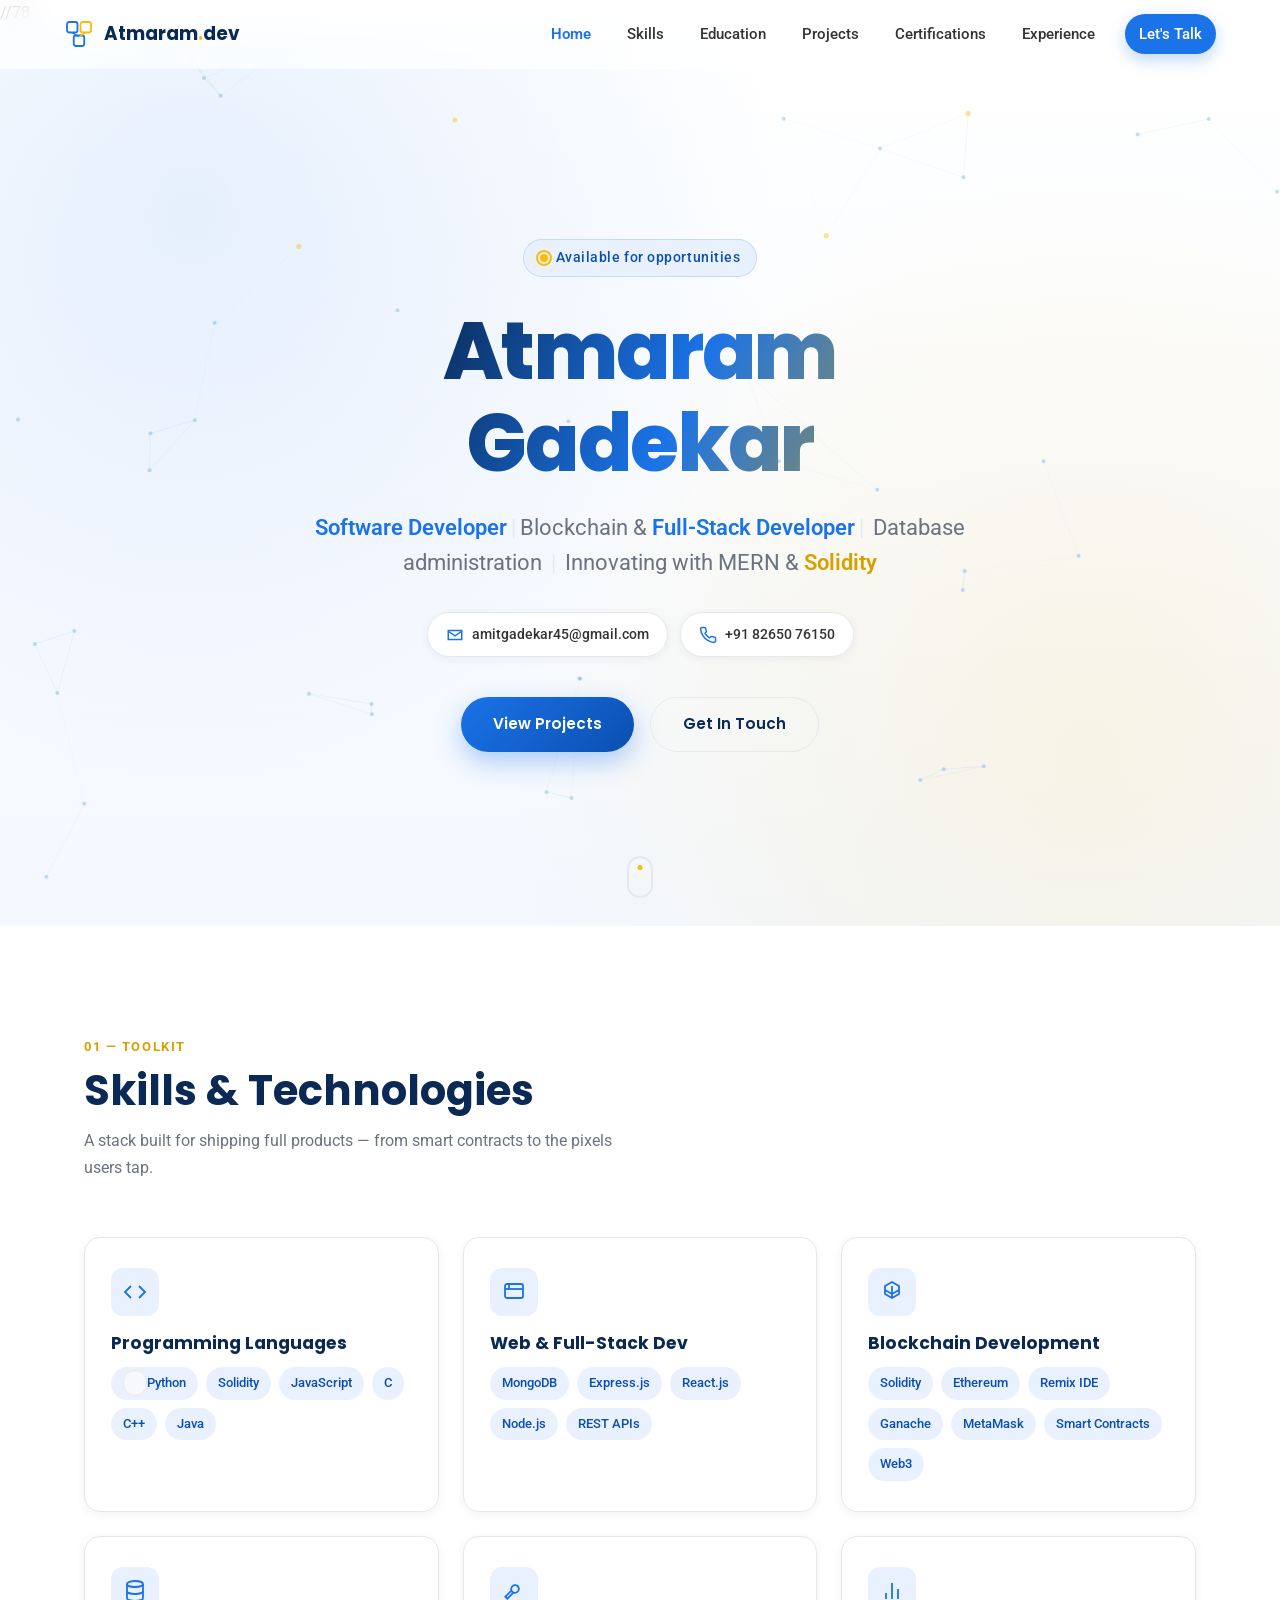
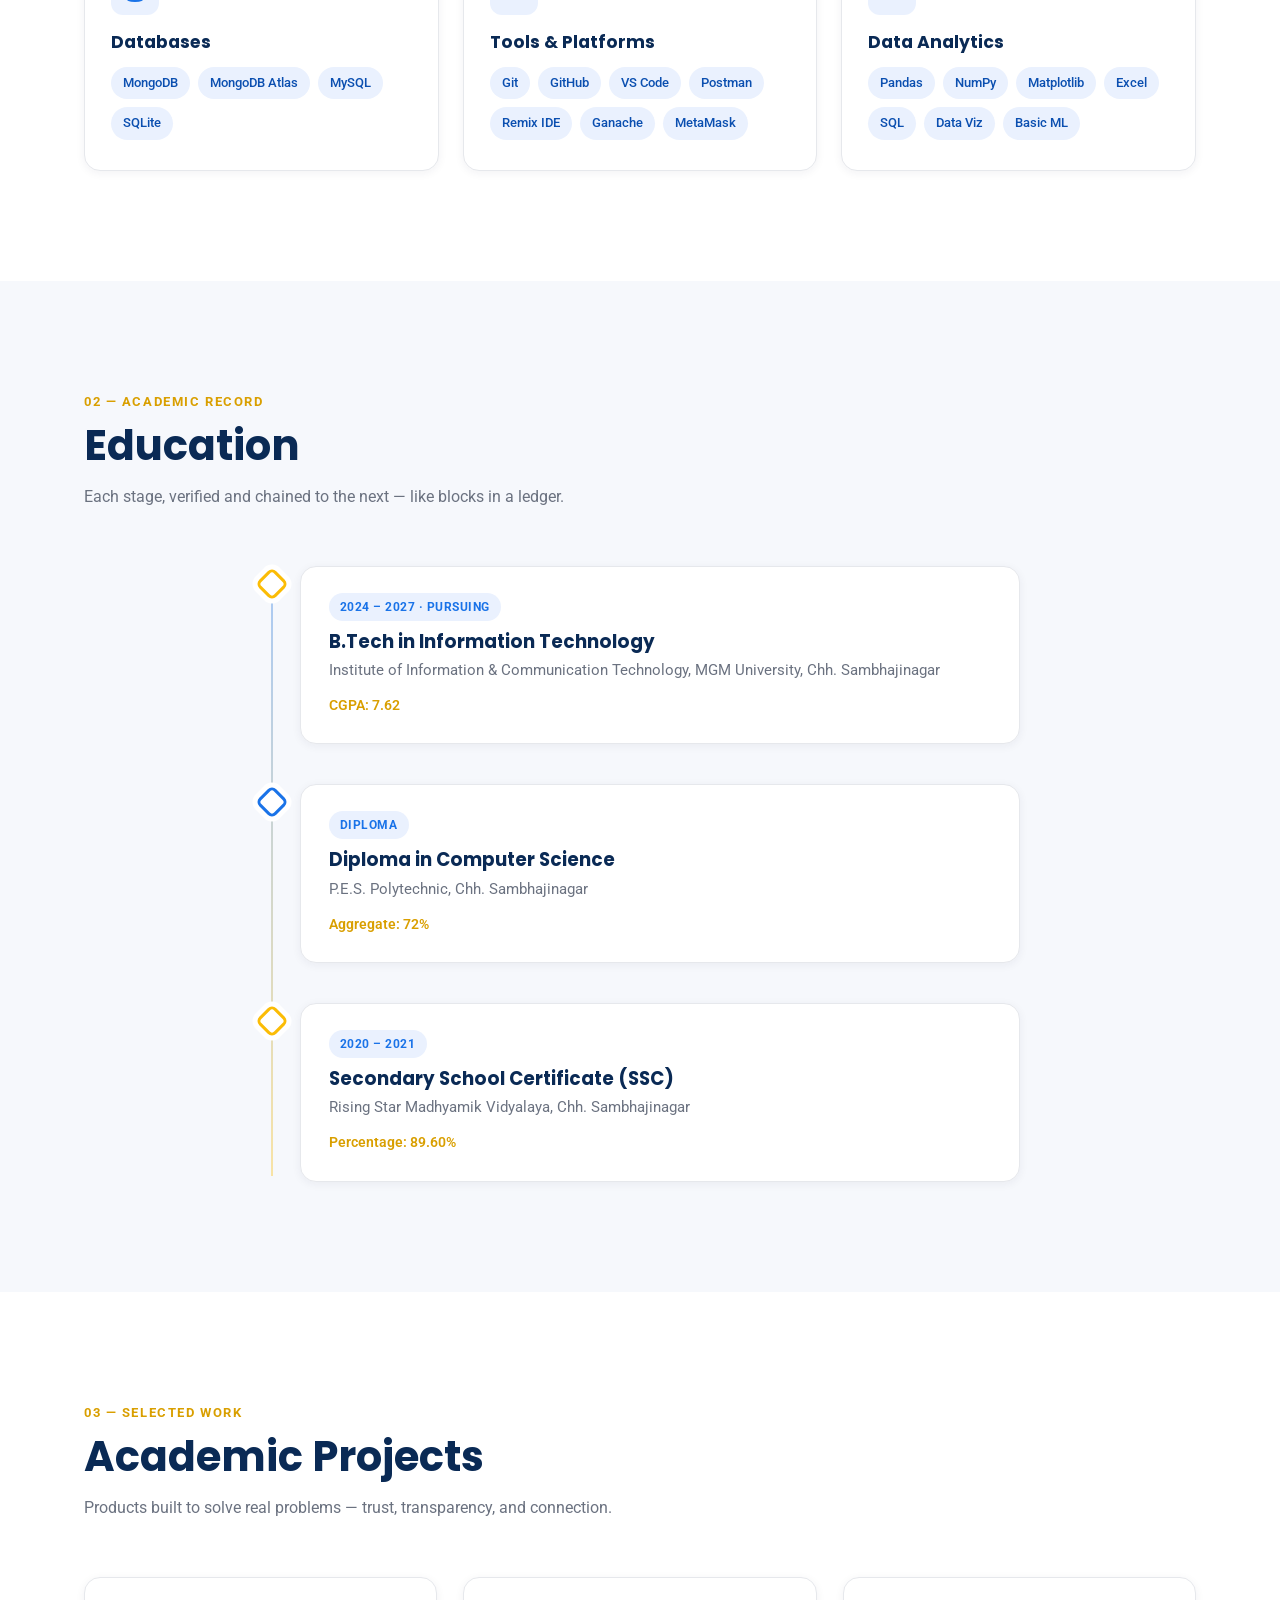
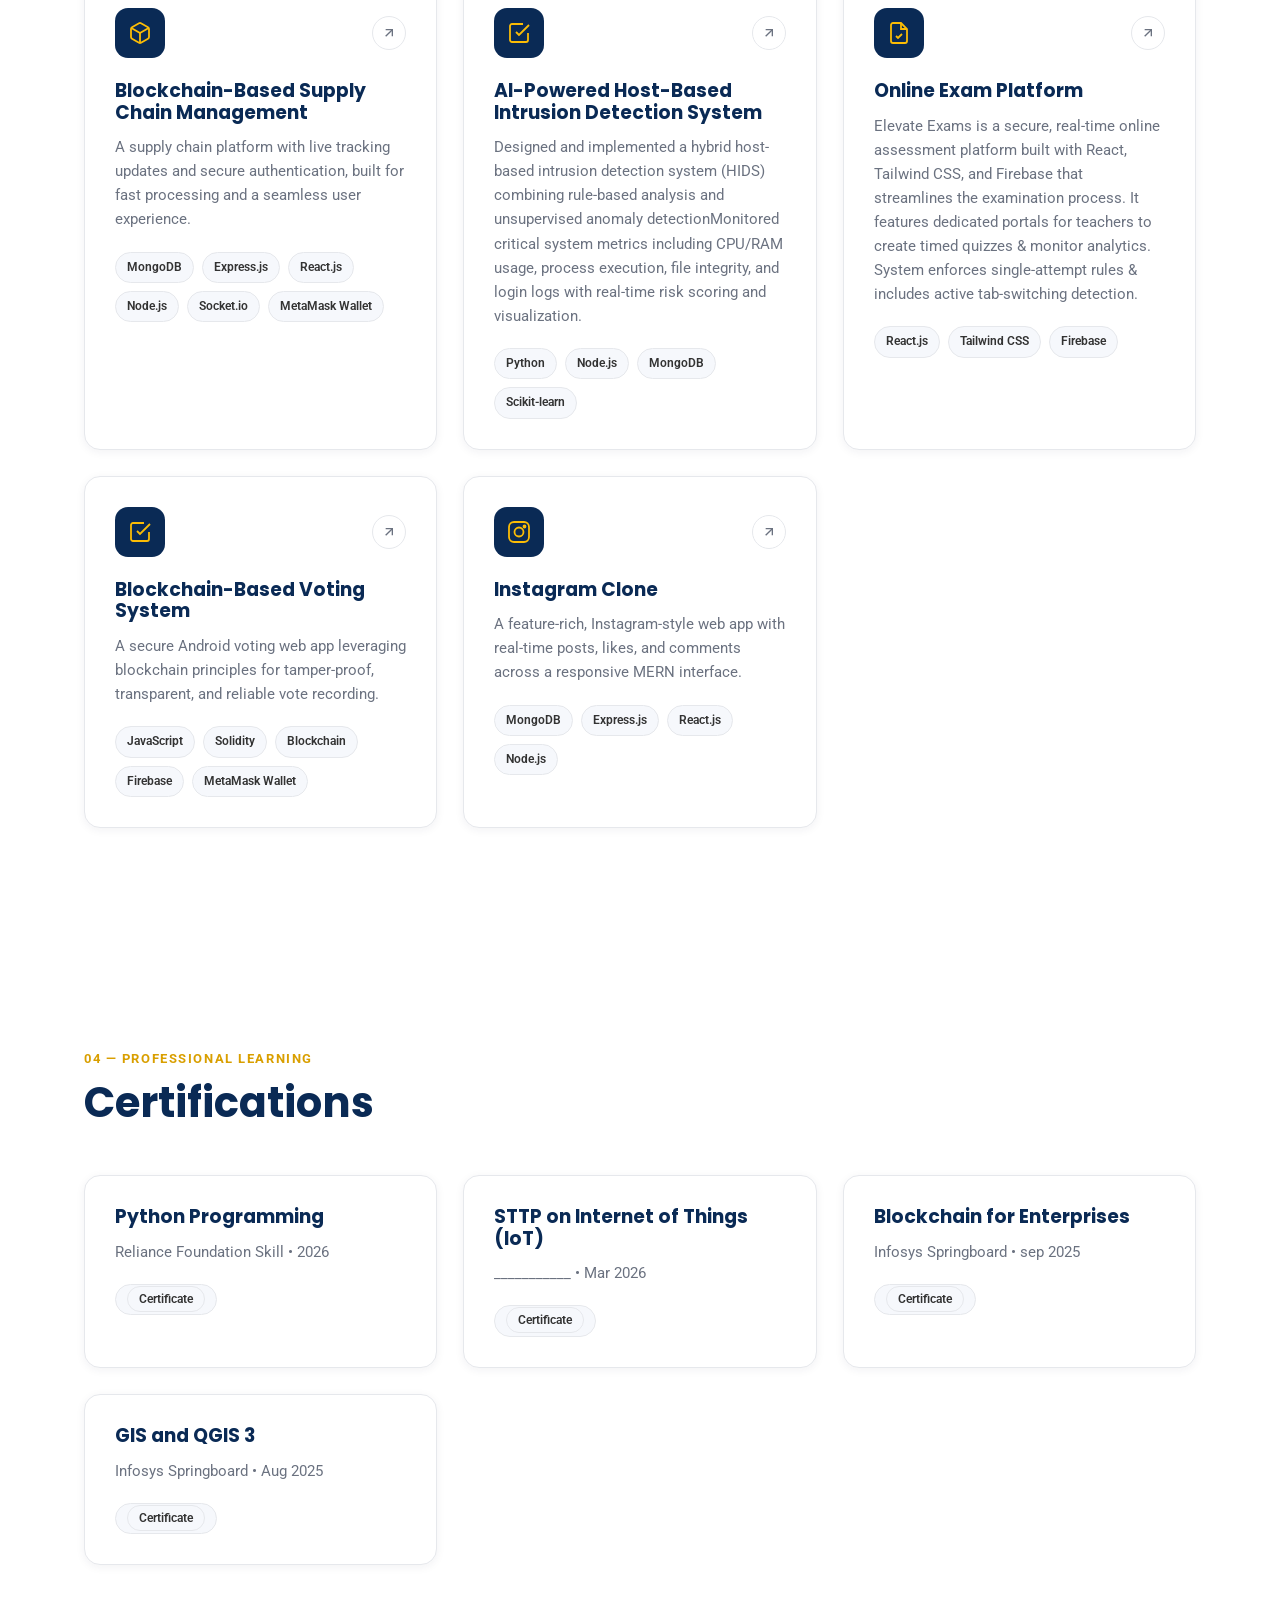
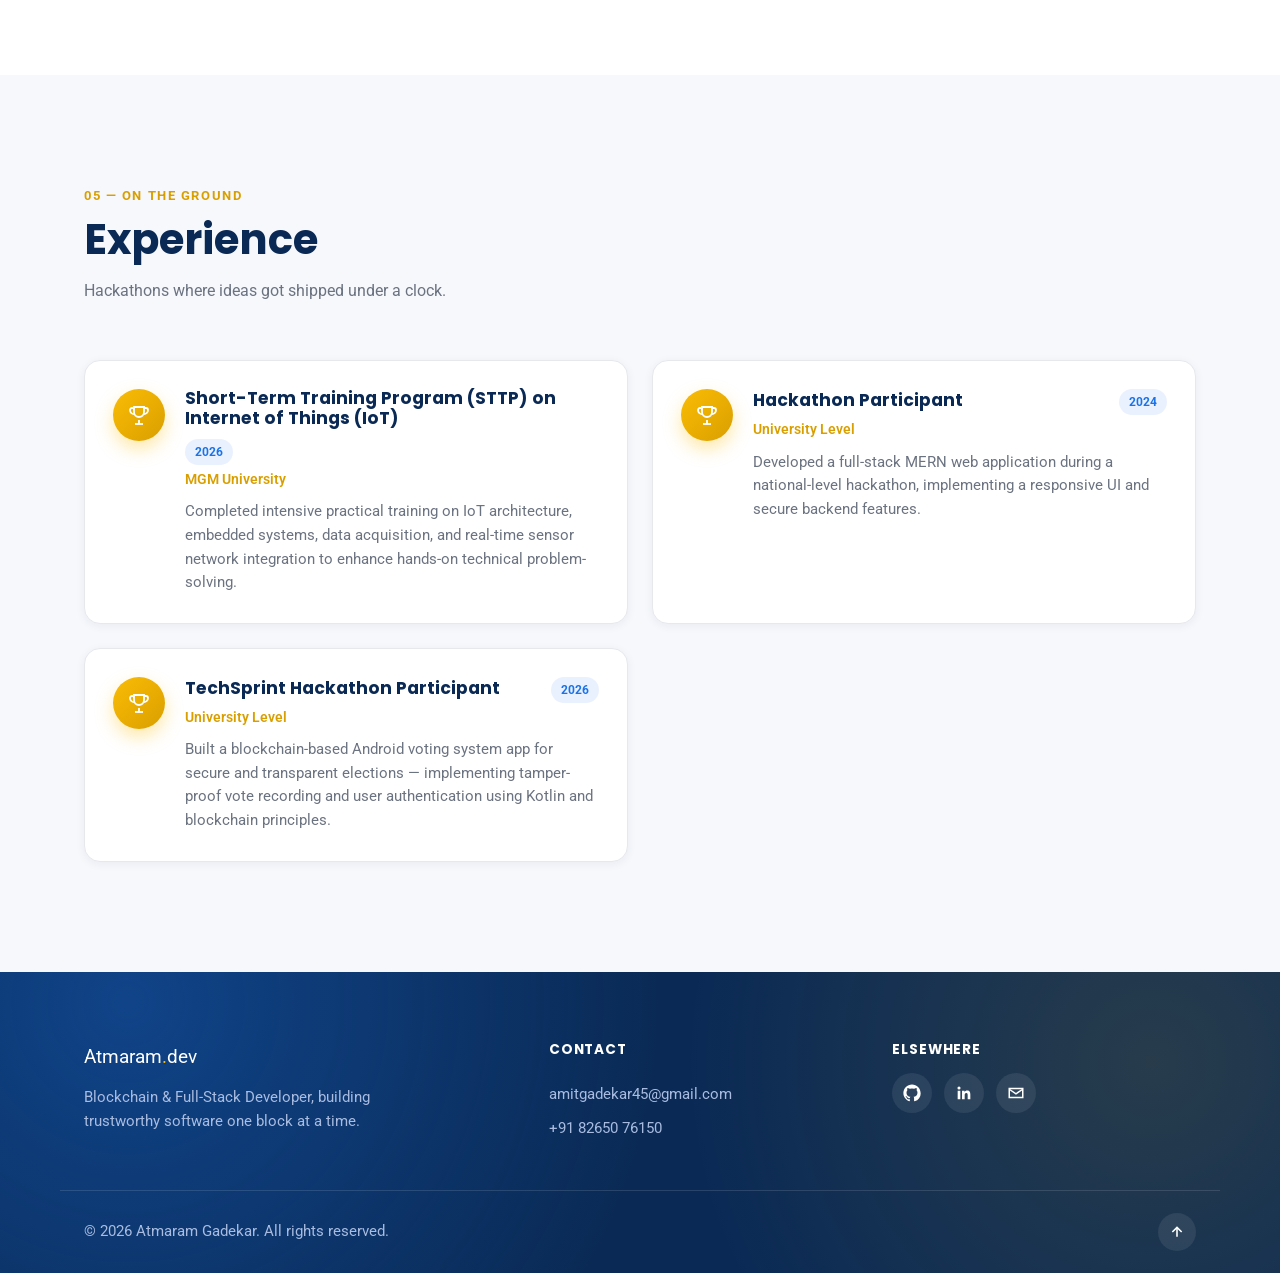
<file: index.html>
<!DOCTYPE html>
<html lang="en">
<head>
<meta charset="UTF-8">
<meta name="viewport" content="width=device-width, initial-scale=1.0">
<title>Atmaram Gadekar | Blockchain & Full-Stack Developer</title>
<meta name="description" content="Portfolio of Atmaram Gadekar — Blockchain & Full-Stack Developer innovating with MERN & Solidity.">
<link rel="preconnect" href="https://fonts.googleapis.com">
<link rel="preconnect" href="https://fonts.gstatic.com" crossorigin>
<link href="https://fonts.googleapis.com/css2?family=Poppins:wght@500;600;700;800&family=Roboto:wght@300;400;500;700&display=swap" rel="stylesheet">
<link rel="stylesheet" href="style.css">
</head>
<body>

<!-- ============ NAVBAR ============ -->
<header class="navbar" id="navbar">
  <div class="nav-inner">
    <a href="#home" class="nav-logo">
      <span class="logo-mark" aria-hidden="true">
        <svg viewBox="0 0 40 40" fill="none" xmlns="http://www.w3.org/2000/svg">
          <rect x="4" y="4" width="14" height="14" rx="3" stroke="currentColor" stroke-width="2.4"/>
          <rect x="22" y="4" width="14" height="14" rx="3" stroke="currentColor" stroke-width="2.4" class="mark-gold"/>
          <rect x="13" y="22" width="14" height="14" rx="3" stroke="currentColor" stroke-width="2.4"/>
          <line x1="11" y1="18" x2="20" y2="24" stroke="currentColor" stroke-width="2"/>
          <line x1="29" y1="18" x2="20" y2="24" stroke="currentColor" stroke-width="2" class="mark-gold"/>
        </svg>
      </span>
      <span class="logo-text">Atmaram<span class="logo-dot">.</span>dev</span>
    </a>

    <nav class="nav-links" id="navLinks">
      <a href="#home" class="nav-link active">Home</a>
      <a href="#skills" class="nav-link">Skills</a>
      <a href="#education" class="nav-link">Education</a>
      <a href="#projects" class="nav-link">Projects</a>
      <a href="#certifications" class="nav-link">Certifications</a>
      <a href="#experience" class="nav-link">Experience</a>
      <a href="#contact" class="nav-link nav-cta">Let's Talk</a>
    </nav>

    <button class="nav-toggle" id="navToggle" aria-label="Toggle navigation menu" aria-expanded="false">
      <span></span><span></span><span></span>
    </button>
  </div>
</header>

<!-- ============ HERO ============ -->//78
<section class="hero" id="home">
  <canvas id="chainCanvas" class="hero-canvas" aria-hidden="true"></canvas>
  <div class="hero-inner">
    <p class="hero-eyebrow"><span class="pulse-dot"></span> Available for opportunities</p>
    <h1 class="hero-name">Atmaram<br>Gadekar</h1>
    <p class="hero-tagline"><span class="hl">Software Developer</span><span class="tagline-sep">|</span>Blockchain &amp;<span class="hl"> Full-Stack Developer</span><span class="tagline-sep">|</span> Database administration <span class="tagline-sep">|</span> Innovating with MERN &amp; <span class="hl hl-gold">Solidity</span></p>

    <div class="hero-contact">
      <a href="mailto:amitgadekar45@gmail.com" class="contact-pill">
        <svg width="18" height="18" viewBox="0 0 24 24" fill="none" stroke="currentColor" stroke-width="2"><path d="M3 6h18v12H3z"/><path d="M3 7l9 6 9-6"/></svg>
        amitgadekar45@gmail.com
      </a>
      <a href="tel:+918265076150" class="contact-pill">
        <svg width="18" height="18" viewBox="0 0 24 24" fill="none" stroke="currentColor" stroke-width="2"><path d="M22 16.9v3a2 2 0 0 1-2.2 2 19.8 19.8 0 0 1-8.6-3.1 19.5 19.5 0 0 1-6-6A19.8 19.8 0 0 1 2.1 4.2 2 2 0 0 1 4.1 2h3a2 2 0 0 1 2 1.7c.1.9.3 1.8.6 2.7a2 2 0 0 1-.5 2.1L8 9.8a16 16 0 0 0 6 6l1.3-1.2a2 2 0 0 1 2.1-.5c.9.3 1.8.5 2.7.6a2 2 0 0 1 1.9 2.2z"/></svg>
        +91 82650 76150
      </a>
    </div>

    <div class="hero-actions">
      <a href="#projects" class="btn btn-primary">View Projects</a>
      <a href="form/index.html" class="btn btn-outline">Get In Touch</a>
    </div>
  </div>
  <a href="#skills" class="scroll-cue" aria-label="Scroll to skills"><span></span></a>
</section>

<!-- ============ SKILLS ============ -->
<section class="section" id="skills">
  <div class="section-inner">
    <p class="section-eyebrow">01 — Toolkit</p>
    <h2 class="section-title">Skills &amp; Technologies</h2>
    <p class="section-sub">A stack built for shipping full products — from smart contracts to the pixels users tap.</p>

    <div class="skills-grid">
      <div class="skill-card">
        <div class="skill-icon">
          <svg viewBox="0 0 24 24" fill="none" stroke="currentColor" stroke-width="1.8"><polyline points="16 18 22 12 16 6"/><polyline points="8 6 2 12 8 18"/></svg>
        </div>
        <h3>Programming Languages</h3>
        <div class="chip-row">
          <span class="chip"><a href="python_certificate.pdf" target="_blank" class="badge badge-primary"></a>Python</span><span class="chip">Solidity</span><span class="chip">JavaScript</span><span class="chip">C</span><span class="chip">C++</span><span class="chip">Java</span>
        </div>
      </div>

      <div class="skill-card">
        <div class="skill-icon">
          <svg viewBox="0 0 24 24" fill="none" stroke="currentColor" stroke-width="1.8"><rect x="3" y="4" width="18" height="14" rx="2"/><line x1="3" y1="9" x2="21" y2="9"/><line x1="7" y1="4" x2="7" y2="9"/></svg>
        </div>
        <h3>Web &amp; Full-Stack Dev</h3>
        <div class="chip-row">
          <span class="chip">MongoDB</span><span class="chip">Express.js</span><span class="chip">React.js</span><span class="chip">Node.js</span><span class="chip">REST APIs</span>
        </div>
      </div>

      <div class="skill-card">
        <div class="skill-icon">
          <svg viewBox="0 0 24 24" fill="none" stroke="currentColor" stroke-width="1.8"><path d="M12 2l7 4v8l-7 4-7-4V6l7-4z"/><path d="M12 6v12"/><path d="M5 10l7 4 7-4"/></svg>
        </div>
        <h3>Blockchain Development</h3>
        <div class="chip-row">
          <span class="chip">Solidity</span><span class="chip">Ethereum</span><span class="chip">Remix IDE</span><span class="chip">Ganache</span><span class="chip">MetaMask</span><span class="chip">Smart Contracts</span><span class="chip">Web3</span>
        </div>
      </div>

      <div class="skill-card">
        <div class="skill-icon">
          <svg viewBox="0 0 24 24" fill="none" stroke="currentColor" stroke-width="1.8"><ellipse cx="12" cy="5" rx="8" ry="3"/><path d="M4 5v14c0 1.7 3.6 3 8 3s8-1.3 8-3V5"/><path d="M4 12c0 1.7 3.6 3 8 3s8-1.3 8-3"/></svg>
        </div>
        <h3>Databases</h3>
        <div class="chip-row">
          <span class="chip">MongoDB</span><span class="chip">MongoDB Atlas</span><span class="chip">MySQL</span><span class="chip">SQLite</span>
        </div>
      </div>

      <div class="skill-card">
        <div class="skill-icon">
          <svg viewBox="0 0 24 24" fill="none" stroke="currentColor" stroke-width="1.8"><path d="M14.7 6.3a4 4 0 1 1-5.4 5.4l-6 6 2 2 6-6a4 4 0 1 1 5.4-5.4z"/></svg>
        </div>
        <h3>Tools &amp; Platforms</h3>
        <div class="chip-row">
          <span class="chip">Git</span><span class="chip">GitHub</span><span class="chip">VS Code</span><span class="chip">Postman</span><span class="chip">Remix IDE</span><span class="chip">Ganache</span><span class="chip">MetaMask</span>
        </div>
      </div>

      <div class="skill-card">
        <div class="skill-icon">
          <svg viewBox="0 0 24 24" fill="none" stroke="currentColor" stroke-width="1.8"><line x1="18" y1="20" x2="18" y2="10"/><line x1="12" y1="20" x2="12" y2="4"/><line x1="6" y1="20" x2="6" y2="14"/></svg>
        </div>
        <h3>Data Analytics</h3>
        <div class="chip-row">
          <span class="chip">Pandas</span><span class="chip">NumPy</span><span class="chip">Matplotlib</span><span class="chip">Excel</span><span class="chip">SQL</span><span class="chip">Data Viz</span><span class="chip">Basic ML</span>
        </div>
      </div>
    </div>
  </div>
</section>

<!-- ============ EDUCATION ============ -->
<section class="section section-alt" id="education">
  <div class="section-inner">
    <p class="section-eyebrow">02 — Academic Record</p>
    <h2 class="section-title">Education</h2>
    <p class="section-sub">Each stage, verified and chained to the next — like blocks in a ledger.</p>

    <div class="timeline">
      <div class="timeline-line" aria-hidden="true"></div>

      <div class="tl-item">
        <div class="tl-node"></div>
        <div class="tl-card">
          <span class="tl-year">2024 – 2027 · Pursuing</span>
          <h3>B.Tech in Information Technology</h3>
          <p class="tl-org">Institute of Information &amp; Communication Technology, MGM University, Chh. Sambhajinagar</p>
          <span class="tl-score">CGPA: 7.62</span>
        </div>
      </div>

      <div class="tl-item">
        <div class="tl-node"></div>
        <div class="tl-card">
          <span class="tl-year">Diploma</span>
          <h3>Diploma in Computer Science</h3>
          <p class="tl-org">P.E.S. Polytechnic, Chh. Sambhajinagar</p>
          <span class="tl-score">Aggregate: 72%</span>
        </div>
      </div>

      <div class="tl-item">
        <div class="tl-node"></div>
        <div class="tl-card">
          <span class="tl-year">2020 – 2021</span>
          <h3>Secondary School Certificate (SSC)</h3>
          <p class="tl-org">Rising Star Madhyamik Vidyalaya, Chh. Sambhajinagar</p>
          <span class="tl-score">Percentage: 89.60%</span>
        </div>
      </div>
    </div>
  </div>
</section>

<!-- ============ PROJECTS ============ -->
<section class="section" id="projects">
  <div class="section-inner">
    <p class="section-eyebrow">03 — Selected Work</p>
    <h2 class="section-title">Academic Projects</h2>
    <p class="section-sub">Products built to solve real problems — trust, transparency, and connection.</p>

    <div class="projects-grid">

      <article class="project-card">
        <div class="project-top">
          <div class="project-glyph">
            <svg viewBox="0 0 24 24" fill="none" stroke="currentColor" stroke-width="1.8"><path d="M21 16V8a2 2 0 0 0-1-1.7l-7-4a2 2 0 0 0-2 0l-7 4A2 2 0 0 0 3 8v8a2 2 0 0 0 1 1.7l7 4a2 2 0 0 0 2 0l7-4A2 2 0 0 0 21 16z"/><polyline points="3.3 7 12 12 20.7 7"/><line x1="12" y1="22" x2="12" y2="12"/></svg>
          </div>
          <a href="https://squarechain.vercel.app/" class="project-link" aria-label="Open project link">
            <svg width="16" height="16" viewBox="0 0 24 24" fill="none" stroke="currentColor" stroke-width="2"><line x1="7" y1="17" x2="17" y2="7"/><polyline points="7 7 17 7 17 17"/></svg>
          </a>
        </div>
        <h3>Blockchain-Based Supply Chain Management</h3>
        <p>A supply chain platform with live tracking updates and secure authentication, built for fast processing and a seamless user experience.</p>
        <div class="chip-row">
          <span class="badge">MongoDB</span><span class="badge">Express.js</span><span class="badge">React.js</span><span class="badge">Node.js</span><span class="badge">Socket.io</span><span class="badge">MetaMask Wallet</span>
        </div>
      </article>

      <article class="project-card">
        <div class="project-top">
          <div class="project-glyph">
            <svg viewBox="0 0 24 24" fill="none" stroke="currentColor" stroke-width="1.8"><path d="M9 11l3 3L22 4"/><path d="M21 12v7a2 2 0 0 1-2 2H5a2 2 0 0 1-2-2V5a2 2 0 0 1 2-2h11"/></svg>
          </div>
          <a href="#" class="project-link" aria-label="Open hackathon demo video">
            <svg width="16" height="16" viewBox="0 0 24 24" fill="none" stroke="currentColor" stroke-width="2"><line x1="7" y1="17" x2="17" y2="7"/><polyline points="7 7 17 7 17 17"/></svg>
          </a>
        </div>
        <h3>AI-Powered Host-Based Intrusion Detection System </h3>
        <p>Designed and implemented a hybrid host-based intrusion detection system (HIDS) combining rule-based
analysis and unsupervised anomaly detectionMonitored critical system metrics including CPU/RAM usage, process execution, file integrity, and login logs
with real-time risk scoring and visualization.
</p>
        <div class="chip-row">
          <span class="badge">Python</span><span class="badge">Node.js</span><span class="badge">MongoDB</span><span class="badge">Scikit-learn</span>
        </div>
      </article>

      <article class="project-card">
        <div class="project-top">
          <div class="project-glyph">
            <svg viewBox="0 0 24 24" fill="none" stroke="currentColor" stroke-width="1.8"><path d="M14 2H6a2 2 0 0 0-2 2v16a2 2 0 0 0 2 2h12a2 2 0 0 0 2-2V8z"/><polyline points="14 2 14 8 20 8"/><path d="M9 15l2 2 4-4"/></svg>
          </div>
          <a href="#" class="project-link" aria-label="Open Online Exam Platform link">
            <svg width="16" height="16" viewBox="0 0 24 24" fill="none" stroke="currentColor" stroke-width="2"><line x1="7" y1="17" x2="17" y2="7"/><polyline points="7 7 17 7 17 17"/></svg>
          </a>
        </div>
        <h3>Online Exam Platform</h3>
        <p>Elevate Exams is a secure, real-time online assessment platform built with React, Tailwind CSS, and Firebase that streamlines the examination process. It features dedicated portals for teachers to create timed quizzes &amp; monitor analytics. System enforces single-attempt rules &amp; includes active tab-switching detection.</p>
        <div class="chip-row">
          <span class="badge">React.js</span><span class="badge">Tailwind CSS</span><span class="badge">Firebase</span>
        </div>
      </article>

      <article class="project-card">
        <div class="project-top">
          <div class="project-glyph">
            <svg viewBox="0 0 24 24" fill="none" stroke="currentColor" stroke-width="1.8"><path d="M9 11l3 3L22 4"/><path d="M21 12v7a2 2 0 0 1-2 2H5a2 2 0 0 1-2-2V5a2 2 0 0 1 2-2h11"/></svg>
          </div>
          <a href="#" class="project-link" aria-label="Open hackathon demo video">
            <svg width="16" height="16" viewBox="0 0 24 24" fill="none" stroke="currentColor" stroke-width="2"><line x1="7" y1="17" x2="17" y2="7"/><polyline points="7 7 17 7 17 17"/></svg>
          </a>
        </div>
        <h3>Blockchain-Based Voting System</h3>
        <p>A secure Android voting web app leveraging blockchain principles for tamper-proof, transparent, and reliable vote recording.</p>
        <div class="chip-row">
          <span class="badge">JavaScript</span><span class="badge">Solidity</span><span class="badge">Blockchain</span><span class="badge">Firebase</span><span class="badge">MetaMask Wallet</span>
        </div>
      </article>

      <article class="project-card">
        <div class="project-top">
          <div class="project-glyph">
            <svg viewBox="0 0 24 24" fill="none" stroke="currentColor" stroke-width="1.8"><rect x="2" y="2" width="20" height="20" rx="5"/><circle cx="12" cy="12" r="4.5"/><circle cx="17.5" cy="6.5" r="1"/></svg>
          </div>
          <a href="#" class="project-link" aria-label="Open project link">
            <svg width="16" height="16" viewBox="0 0 24 24" fill="none" stroke="currentColor" stroke-width="2"><line x1="7" y1="17" x2="17" y2="7"/><polyline points="7 7 17 7 17 17"/></svg>
          </a>
        </div>
        <h3>Instagram Clone</h3>
        <p>A feature-rich, Instagram-style web app with real-time posts, likes, and comments across a responsive MERN interface.</p>
        <div class="chip-row">
          <span class="badge">MongoDB</span><span class="badge">Express.js</span><span class="badge">React.js</span><span class="badge">Node.js</span>
        </div>
      </article>

    </div>
  </div>
</section>


<!-- ============ CERTIFICATIONS ============ -->
<section class="section" id="certifications">
  <div class="section-inner">
    <p class="section-eyebrow">04 — Professional Learning</p>
    <h2 class="section-title" style="margin-bottom:48px;">Certifications</h2>

    <div class="projects-grid">
      <article class="project-card">
        <h3>Python	Programming</h3>
        <p>Reliance Foundation Skill • 2026</p>
        <div class="chip-row">
          <span class="badge"><a href="python_certificate.pdf" target="_blank" class="badge badge-primary">
  Certificate
</a></span>
        </div>
      </article>
    <article class="project-card">
        <h3>	STTP on	Internet of	Things (IoT) </h3>
        <p>___________ • Mar 2026</p>
        <div class="chip-row">
          <span class="badge"><a href="gis.pdf" target="_blank" class="badge badge-primary">
  Certificate
</a></span>
        </div>
      </article>
      <article class="project-card">
        <h3>Blockchain for Enterprises</h3>
        <p>Infosys Springboard • sep 2025</p>
        <div class="chip-row">
          <span class="badge">
  <a href="blockchain.pdf" target="_blank" class="badge badge-primary">
  Certificate
</a>
</span>

        </div>
      </article>

      <article class="project-card">
        <h3>GIS and QGIS 3</h3>
        <p>Infosys Springboard • Aug 2025</p>
        <div class="chip-row">
          <span class="badge"><a href="gis.pdf" target="_blank" class="badge badge-primary">
  Certificate
</a></span>
        </div>
      </article>

      
    </div>
  </div>
</section>


<!-- ============ EXPERIENCE ============ -->
<section class="section section-alt" id="experience">
  <div class="section-inner">
    <p class="section-eyebrow">05 — On the Ground</p>
    <h2 class="section-title">Experience</h2>
    <p class="section-sub">Hackathons where ideas got shipped under a clock.</p>

    <div class="exp-grid">
      <div class="exp-card">
        <div class="exp-icon">
          <svg viewBox="0 0 24 24" fill="none" stroke="currentColor" stroke-width="1.8"><path d="M8 21h8"/><path d="M12 17v4"/><path d="M7 4h10v5a5 5 0 0 1-10 0V4z"/><path d="M17 5h2a2 2 0 0 1 2 2 4 4 0 0 1-4 4"/><path d="M7 5H5a2 2 0 0 0-2 2 4 4 0 0 0 4 4"/></svg>
        </div>
        <div class="exp-body">
          <div class="exp-head">
            <h3>Short-Term	Training	Program	(STTP)	on	Internet	of	Things	(IoT)</h3>
            <span class="exp-year">2026</span>
          </div>
          <p class="exp-org"> MGM	University</p>
          <p>Completed	intensive	practical	training	on	IoT	architecture,	embedded	systems,	data	acquisition,	and	real-time sensor	network	integration	to	enhance	hands-on	technical	problem-solving.</p>
        </div>
      </div>
      <div class="exp-card">
        <div class="exp-icon">
          <svg viewBox="0 0 24 24" fill="none" stroke="currentColor" stroke-width="1.8"><path d="M8 21h8"/><path d="M12 17v4"/><path d="M7 4h10v5a5 5 0 0 1-10 0V4z"/><path d="M17 5h2a2 2 0 0 1 2 2 4 4 0 0 1-4 4"/><path d="M7 5H5a2 2 0 0 0-2 2 4 4 0 0 0 4 4"/></svg>
        </div>
        <div class="exp-body">
          <div class="exp-head">
            <h3>Hackathon Participant</h3>
            <span class="exp-year">2024</span>
          </div>
          <p class="exp-org">University Level</p>
          <p>Developed a full-stack MERN web application during a national-level hackathon, implementing a responsive UI and secure backend features.</p>
        </div>
      </div>

      <div class="exp-card">
        <div class="exp-icon">
          <svg viewBox="0 0 24 24" fill="none" stroke="currentColor" stroke-width="1.8"><path d="M8 21h8"/><path d="M12 17v4"/><path d="M7 4h10v5a5 5 0 0 1-10 0V4z"/><path d="M17 5h2a2 2 0 0 1 2 2 4 4 0 0 1-4 4"/><path d="M7 5H5a2 2 0 0 0-2 2 4 4 0 0 0 4 4"/></svg>
        </div>
        <div class="exp-body">
          <div class="exp-head">
            <h3>TechSprint Hackathon Participant</h3>
            <span class="exp-year">2026</span>
          </div>
          <p class="exp-org">University Level</p>
          <p>Built a blockchain-based Android voting system app for secure and transparent elections — implementing tamper-proof vote recording and user authentication using Kotlin and blockchain principles.</p>
        </div>
      </div>
    </div>
  </div>
</section>

<!-- ============ FOOTER / CONTACT ============ -->
<footer class="footer" id="contact">
  <div class="footer-inner">
    <div class="footer-brand">
      <span class="logo-text footer-logo">Atmaram<span class="logo-dot">.</span>dev</span>
      <p>Blockchain &amp; Full-Stack Developer, building trustworthy software one block at a time.</p>
    </div>

    <div class="footer-contact">
      <h4>Contact</h4>
      <a href="mailto:amitgadekar45@gmail.com">amitgadekar45@gmail.com</a>
      <a href="tel:+918265076150">+91 82650 76150</a>
    </div>

    <div class="footer-social">
      <h4>Elsewhere</h4>
      <div class="social-row">
        <a href="https://github.com/AtmaramGadekar" aria-label="GitHub" class="social-btn">
          <svg width="18" height="18" viewBox="0 0 24 24" fill="currentColor"><path d="M12 .5C5.65.5.5 5.65.5 12c0 5.09 3.29 9.4 7.86 10.93.58.1.79-.25.79-.56 0-.27-.01-1.17-.02-2.13-3.2.7-3.88-1.35-3.88-1.35-.52-1.34-1.28-1.7-1.28-1.7-1.05-.72.08-.7.08-.7 1.16.08 1.77 1.19 1.77 1.19 1.03 1.77 2.7 1.26 3.36.96.1-.75.4-1.26.73-1.55-2.55-.29-5.24-1.28-5.24-5.68 0-1.25.45-2.28 1.18-3.08-.12-.29-.51-1.46.11-3.05 0 0 .96-.31 3.15 1.18a10.9 10.9 0 0 1 5.74 0c2.19-1.49 3.15-1.18 3.15-1.18.62 1.59.23 2.76.11 3.05.74.8 1.18 1.83 1.18 3.08 0 4.41-2.7 5.38-5.27 5.67.42.36.78 1.07.78 2.15 0 1.55-.02 2.8-.02 3.18 0 .31.21.67.8.56A10.51 10.51 0 0 0 23.5 12c0-6.35-5.15-11.5-11.5-11.5z"/></svg>
        </a>
        <a href="https://www.linkedin.com/in/atmaram-gadekar-6a9278387/" aria-label="LinkedIn" class="social-btn">
          <svg width="18" height="18" viewBox="0 0 24 24" fill="currentColor"><path d="M20.45 20.45h-3.55v-5.57c0-1.33-.02-3.04-1.85-3.04-1.86 0-2.14 1.45-2.14 2.94v5.67H9.36V9h3.41v1.56h.05c.47-.9 1.63-1.85 3.36-1.85 3.6 0 4.27 2.37 4.27 5.45v6.29zM5.34 7.43a2.06 2.06 0 1 1 0-4.12 2.06 2.06 0 0 1 0 4.12zM7.12 20.45H3.56V9h3.56v11.45z"/></svg>
        </a>
        <a href="mailto:amitgadekar45@gmail.com" aria-label="Email" class="social-btn">
          <svg width="18" height="18" viewBox="0 0 24 24" fill="none" stroke="currentColor" stroke-width="2"><path d="M3 6h18v12H3z"/><path d="M3 7l9 6 9-6"/></svg>
        </a>
      </div>
    </div>
  </div>

  <div class="footer-bottom">
    <p>&copy; <span id="year"></span> Atmaram Gadekar. All rights reserved.</p>
    <button class="to-top" id="toTop" aria-label="Back to top">
      <svg width="16" height="16" viewBox="0 0 24 24" fill="none" stroke="currentColor" stroke-width="2.4"><line x1="12" y1="19" x2="12" y2="5"/><polyline points="5 12 12 5 19 12"/></svg>
    </button>
  </div>
</footer>

<script src="script.js"></script>
</body>
</html>
</file>
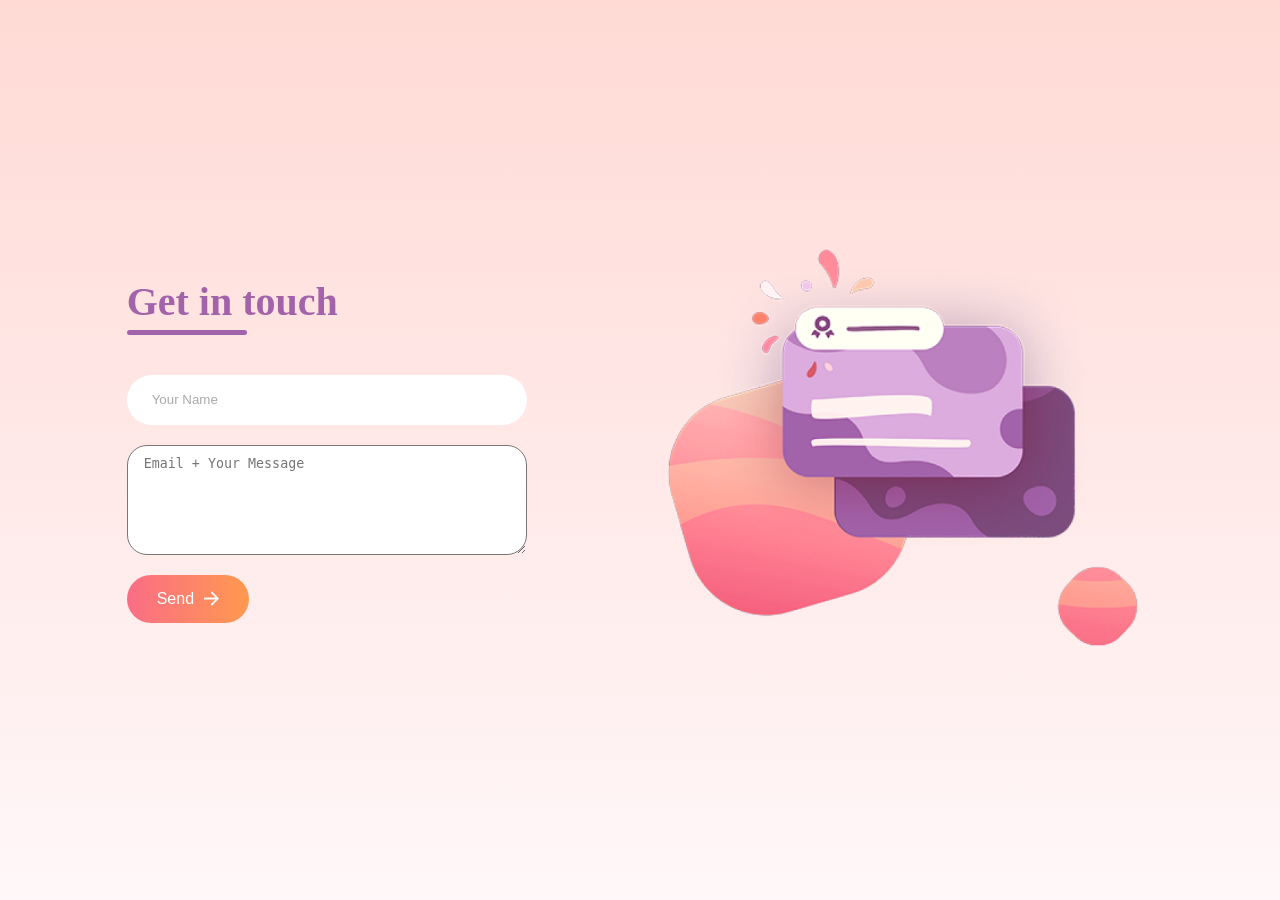
<file: form/index.html>
<!DOCTYPE html>
<html lang="en">
<head>
  <meta charset="UTF-8">
  <meta name="viewport" content="width=device-width, initial-scale=1.0">
  <title>Contact Form</title>
  <link rel="stylesheet" href="stylee.css">
</head>
<body>
  <div class="contact-container">
    <form action="https://api.web3forms.com/submit" method="POST" class="contact-left">
      <div class="contact-left-title">
        <h2>Get in touch</h2>
        <hr>
      </div>
        <input type="hidden" name="access_key" value="aae187ef-e7c7-4398-9eab-5c9173a6fcc2">
      <!-- Corrected class names -->
      <input type="text" placeholder="Your Name" class="contact-inputs" required>
      
      <textarea name="text" placeholder="  Email + Your Message" class="contact-left-textarea" required></textarea>
      <button type="submit">
        Send <img src="512_form_img/assets/arrow_icon.png" alt="">
      </button>
    </form>

    <div class="contact-right">
      <img src="512_form_img/assets/right_img.png" alt="">
    </div>
  </div>
</body>
</html>
</file>
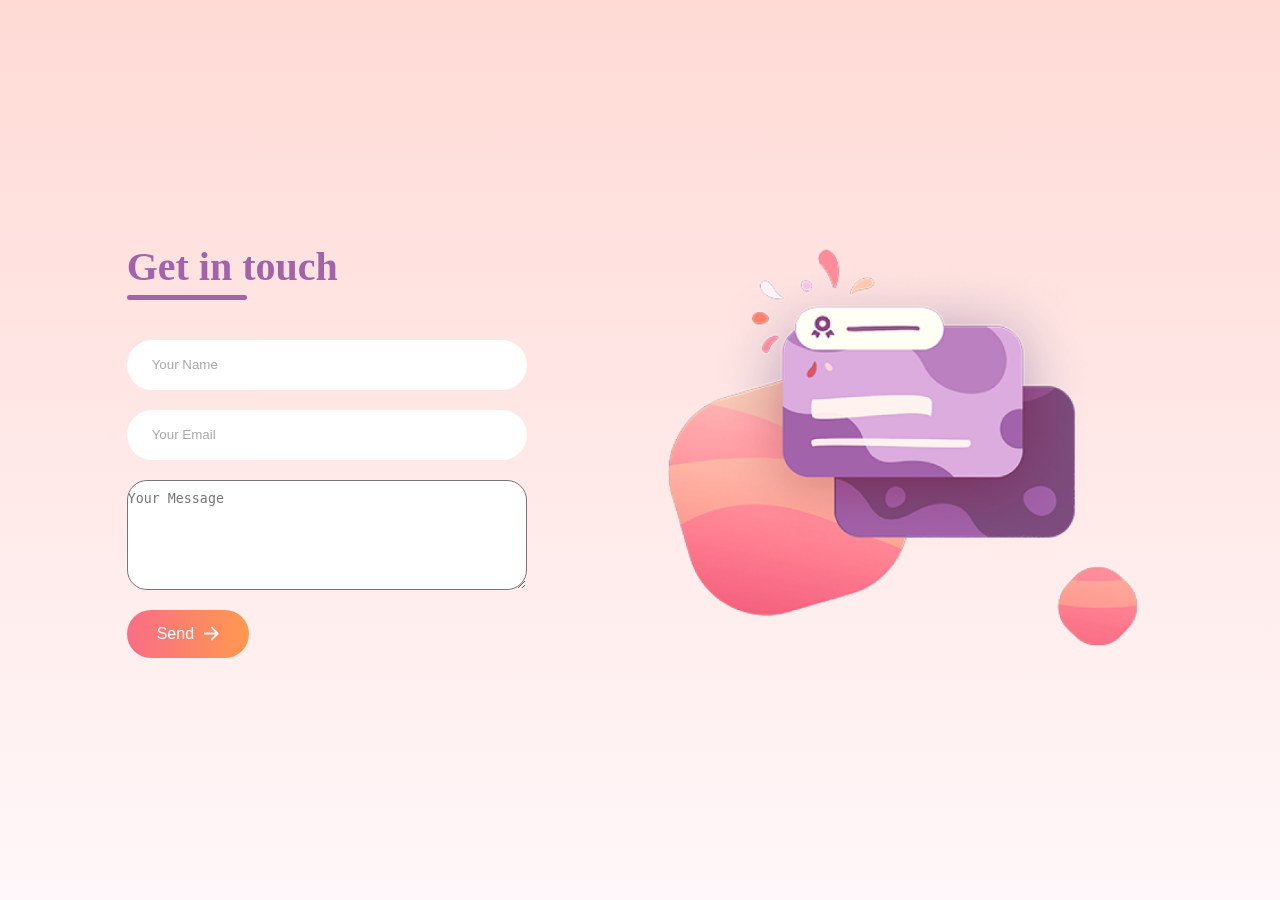
<file: form/indexx.html>
<!DOCTYPE html>
<html lang="en">
<head>
  <meta charset="UTF-8">
  <meta name="viewport" content="width=device-width, initial-scale=1.0">
  <title>Contact Form</title>
  <link rel="stylesheet" href="stylee.css">
</head>
<body>
  <div class="contact-container">
    <form action="https://api.web3forms.com/submit" method="POST" class="contact-left">
      <div class="contact-left-title">
        <h2>Get in touch</h2>
        <hr>
      </div>
        <input type="hidden" name="access_key" value="aae187ef-e7c7-4398-9eab-5c9173a6fcc2">
      <!-- Corrected class names -->
      <input type="hidden" name="subject" value="New message from your portfolio">
      <input type="text" name="name" placeholder="Your Name" class="contact-inputs" required>
      <input type="email" name="email" placeholder="Your Email" class="contact-inputs" required>

      <textarea name="message" placeholder="Your Message" class="contact-left-textarea" required></textarea>
      <button type="submit">
        Send <img src="512_form_img/assets/arrow_icon.png" alt="">
      </button>
    </form>

    <div class="contact-right">
      <img src="512_form_img/assets/right_img.png" alt="">
    </div>
  </div>
</body>
</html>
</file>
<file: style.css>
/* ==========================================================================
   Atmaram Gadekar — Portfolio Stylesheet
   Palette: Royal Blue #1a73e8 · White #ffffff · Dark Gray #333333 · Gold #fbbc05
   ========================================================================== */

:root {
  --blue: #1a73e8;
  --blue-dark: #0b4fb0;
  --blue-deep: #0a2a55;
  --blue-tint: #eaf1fe;
  --white: #ffffff;
  --gray: #333333;
  --gray-soft: #6b7280;
  --gray-line: #e6e8ec;
  --bg-alt: #f6f8fc;
  --gold: #fbbc05;
  --gold-dark: #d99f00;

  --font-display: 'Poppins', sans-serif;
  --font-body: 'Roboto', sans-serif;

  --radius: 16px;
  --radius-sm: 10px;
  --shadow-sm: 0 2px 10px rgba(26, 41, 66, 0.06);
  --shadow-md: 0 12px 30px rgba(20, 40, 80, 0.10);
  --shadow-lg: 0 24px 60px rgba(10, 42, 85, 0.16);
  --ease: cubic-bezier(.4, 0, .2, 1);
}

* { box-sizing: border-box; margin: 0; padding: 0; }

html {
  scroll-behavior: smooth;
}

@media (prefers-reduced-motion: reduce) {
  html { scroll-behavior: auto; }
  * { animation-duration: 0.001ms !important; animation-iteration-count: 1 !important; transition-duration: 0.001ms !important; }
}

body {
  font-family: var(--font-body);
  color: var(--gray);
  background: var(--white);
  line-height: 1.6;
  -webkit-font-smoothing: antialiased;
  overflow-x: hidden;
}

h1, h2, h3, h4 {
  font-family: var(--font-display);
  color: var(--blue-deep);
  line-height: 1.15;
}

a { text-decoration: none; color: inherit; }
ul { list-style: none; }
img { max-width: 100%; display: block; }
button { font-family: inherit; cursor: pointer; border: none; background: none; }

:focus-visible {
  outline: 3px solid var(--gold);
  outline-offset: 3px;
}

.section-inner {
  max-width: 1160px;
  margin: 0 auto;
  padding: 0 24px;
}

/* ==================== NAVBAR ==================== */
.navbar {
  position: fixed;
  top: 0; left: 0; right: 0;
  z-index: 1000;
  background: rgba(255, 255, 255, 0.75);
  backdrop-filter: blur(14px) saturate(160%);
  -webkit-backdrop-filter: blur(14px) saturate(160%);
  border-bottom: 1px solid transparent;
  transition: border-color .3s var(--ease), box-shadow .3s var(--ease), background .3s var(--ease);
}

.navbar.scrolled {
  border-bottom-color: var(--gray-line);
  box-shadow: 0 4px 20px rgba(10, 42, 85, 0.06);
}

.nav-inner {
  max-width: 1200px;
  margin: 0 auto;
  padding: 14px 24px;
  display: flex;
  align-items: center;
  justify-content: space-between;
  gap: 24px;
}

.nav-logo {
  display: flex;
  align-items: center;
  gap: 10px;
  font-family: var(--font-display);
  font-weight: 700;
  font-size: 1.15rem;
  color: var(--blue-deep);
}

.logo-mark { color: var(--blue); width: 30px; height: 30px; display: inline-flex; }
.logo-mark .mark-gold { color: var(--gold); }
.logo-dot { color: var(--gold); }

.nav-links {
  display: flex;
  align-items: center;
  gap: 8px;
}

.nav-link {
  position: relative;
  font-size: 0.95rem;
  font-weight: 500;
  color: var(--gray);
  padding: 8px 14px;
  border-radius: 999px;
  transition: color .2s var(--ease), background .2s var(--ease);
}

.nav-link:hover { color: var(--blue); background: var(--blue-tint); }

.nav-link.active { color: var(--blue); font-weight: 600; }

.nav-cta {
  background: var(--blue);
  color: var(--white) !important;
  margin-left: 8px;
  box-shadow: 0 6px 16px rgba(26, 115, 232, .28);
}
.nav-cta:hover { background: var(--blue-dark); color: var(--white) !important; }

.nav-toggle {
  display: none;
  flex-direction: column;
  justify-content: center;
  gap: 5px;
  width: 38px;
  height: 38px;
}
.nav-toggle span {
  display: block;
  height: 2px;
  width: 22px;
  margin: 0 auto;
  background: var(--blue-deep);
  border-radius: 2px;
  transition: transform .3s var(--ease), opacity .3s var(--ease);
}
.nav-toggle.open span:nth-child(1) { transform: translateY(7px) rotate(45deg); }
.nav-toggle.open span:nth-child(2) { opacity: 0; }
.nav-toggle.open span:nth-child(3) { transform: translateY(-7px) rotate(-45deg); }

/* ==================== HERO ==================== */
.hero {
  position: relative;
  min-height: 100svh;
  display: flex;
  align-items: center;
  justify-content: center;
  overflow: hidden;
  background:
    radial-gradient(circle at 15% 20%, rgba(26, 115, 232, 0.10), transparent 45%),
    radial-gradient(circle at 85% 80%, rgba(251, 188, 5, 0.10), transparent 45%),
    linear-gradient(180deg, #ffffff 0%, #f4f8ff 100%);
  padding: 120px 24px 80px;
}

.hero-canvas {
  position: absolute;
  inset: 0;
  width: 100%;
  height: 100%;
  z-index: 0;
  opacity: 0.55;
}

.hero-inner {
  position: relative;
  z-index: 1;
  max-width: 780px;
  text-align: center;
  margin: 0 auto;
}

.hero-eyebrow {
  display: inline-flex;
  align-items: center;
  gap: 8px;
  font-size: 0.85rem;
  font-weight: 500;
  letter-spacing: .04em;
  color: var(--blue-dark);
  background: var(--blue-tint);
  border: 1px solid rgba(26, 115, 232, 0.18);
  padding: 7px 16px;
  border-radius: 999px;
  margin-bottom: 28px;
  animation: fadeUp .7s var(--ease) both;
}

.pulse-dot {
  width: 8px; height: 8px;
  background: var(--gold);
  border-radius: 50%;
  position: relative;
}
.pulse-dot::after {
  content: '';
  position: absolute;
  inset: -4px;
  border-radius: 50%;
  border: 2px solid var(--gold);
  animation: pulse 2s ease-out infinite;
}

@keyframes pulse {
  0% { transform: scale(0.6); opacity: 1; }
  100% { transform: scale(1.9); opacity: 0; }
}

.hero-name {
  font-size: clamp(2.6rem, 7vw, 5rem);
  font-weight: 800;
  letter-spacing: -0.02em;
  background: linear-gradient(115deg, var(--blue-deep) 20%, var(--blue) 55%, var(--gold-dark) 100%);
  -webkit-background-clip: text;
  background-clip: text;
  color: transparent;
  animation: fadeUp .7s .05s var(--ease) both;
}

.hero-tagline {
  margin-top: 22px;
  font-size: clamp(1.05rem, 2.2vw, 1.35rem);
  color: var(--gray-soft);
  font-weight: 400;
  animation: fadeUp .7s .15s var(--ease) both;
}

.hero-tagline .hl { color: var(--blue); font-weight: 600; }
.hero-tagline .hl-gold { color: var(--gold-dark); }
.tagline-sep { color: var(--gray-line); margin: 0 4px; }

.hero-contact {
  display: flex;
  flex-wrap: wrap;
  justify-content: center;
  gap: 12px;
  margin-top: 32px;
  animation: fadeUp .7s .25s var(--ease) both;
}

.contact-pill {
  display: inline-flex;
  align-items: center;
  gap: 8px;
  font-size: 0.9rem;
  font-weight: 500;
  color: var(--gray);
  background: var(--white);
  border: 1px solid var(--gray-line);
  padding: 10px 18px;
  border-radius: 999px;
  box-shadow: var(--shadow-sm);
  transition: transform .25s var(--ease), box-shadow .25s var(--ease), color .25s var(--ease), border-color .25s var(--ease);
}
.contact-pill svg { color: var(--blue); flex-shrink: 0; }
.contact-pill:hover {
  transform: translateY(-3px);
  box-shadow: var(--shadow-md);
  border-color: var(--blue);
  color: var(--blue-dark);
}

.hero-actions {
  display: flex;
  flex-wrap: wrap;
  justify-content: center;
  gap: 16px;
  margin-top: 40px;
  animation: fadeUp .7s .35s var(--ease) both;
}

.btn {
  position: relative;
  display: inline-flex;
  align-items: center;
  justify-content: center;
  font-family: var(--font-display);
  font-weight: 600;
  font-size: 0.95rem;
  padding: 14px 32px;
  border-radius: 999px;
  transition: transform .25s var(--ease), box-shadow .25s var(--ease), background .25s var(--ease), color .25s var(--ease);
  overflow: hidden;
}

.btn-primary {
  background: linear-gradient(135deg, var(--blue) 0%, var(--blue-dark) 100%);
  color: var(--white);
  box-shadow: 0 10px 26px rgba(26, 115, 232, 0.34);
}
.btn-primary::after {
  content: '';
  position: absolute;
  inset: 0;
  background: linear-gradient(120deg, transparent, rgba(255,255,255,.35), transparent);
  transform: translateX(-120%);
}
.btn-primary:hover { transform: translateY(-3px); box-shadow: 0 16px 34px rgba(26, 115, 232, 0.42); }
.btn-primary:hover::after { transform: translateX(120%); transition: transform .7s var(--ease); }

.btn-outline {
  background: transparent;
  color: var(--blue-deep);
  border: 1.6px solid var(--gray-line);
}
.btn-outline:hover {
  border-color: var(--gold);
  color: var(--gold-dark);
  transform: translateY(-3px);
  background: #fffbea;
}

@keyframes fadeUp {
  from { opacity: 0; transform: translateY(18px); }
  to { opacity: 1; transform: translateY(0); }
}

.scroll-cue {
  position: absolute;
  bottom: 28px;
  left: 50%;
  transform: translateX(-50%);
  width: 26px; height: 42px;
  border: 2px solid var(--gray-line);
  border-radius: 20px;
  z-index: 1;
}
.scroll-cue span {
  position: absolute;
  top: 7px; left: 50%;
  width: 5px; height: 5px;
  background: var(--gold);
  border-radius: 50%;
  transform: translateX(-50%);
  animation: scrollDown 1.6s ease-in-out infinite;
}
@keyframes scrollDown {
  0% { top: 7px; opacity: 1; }
  70% { opacity: 1; }
  100% { top: 24px; opacity: 0; }
}

/* ==================== SECTION SHARED ==================== */
.section {
  padding: 110px 0;
  position: relative;
}
.section-alt { background: var(--bg-alt); }

.section-eyebrow {
  font-size: 0.82rem;
  font-weight: 700;
  letter-spacing: .12em;
  text-transform: uppercase;
  color: var(--gold-dark);
  margin-bottom: 10px;
}

.section-title {
  font-size: clamp(1.8rem, 3.6vw, 2.6rem);
  font-weight: 700;
  margin-bottom: 14px;
}

.section-sub {
  color: var(--gray-soft);
  max-width: 560px;
  font-size: 1.02rem;
  margin-bottom: 56px;
}

/* Reveal-on-scroll */
.reveal {
  opacity: 0;
  transform: translateY(28px);
  transition: opacity .7s var(--ease), transform .7s var(--ease);
}
.reveal.in-view {
  opacity: 1;
  transform: translateY(0);
}

/* ==================== SKILLS ==================== */
.skills-grid {
  display: grid;
  grid-template-columns: repeat(3, 1fr);
  gap: 24px;
}

.skill-card {
  background: var(--white);
  border: 1px solid var(--gray-line);
  border-radius: var(--radius);
  padding: 30px 26px;
  box-shadow: var(--shadow-sm);
  transition: transform .3s var(--ease), box-shadow .3s var(--ease), border-color .3s var(--ease);
  position: relative;
}

.skill-card:hover {
  transform: translateY(-6px);
  box-shadow: var(--shadow-lg);
  border-color: rgba(26, 115, 232, 0.25);
}

.skill-icon {
  width: 48px; height: 48px;
  display: flex; align-items: center; justify-content: center;
  border-radius: 12px;
  background: var(--blue-tint);
  color: var(--blue);
  margin-bottom: 18px;
  transition: background .3s var(--ease), color .3s var(--ease);
}
.skill-icon svg { width: 24px; height: 24px; }
.skill-card:hover .skill-icon { background: var(--gold); color: var(--white); }

.skill-card h3 {
  font-size: 1.08rem;
  margin-bottom: 14px;
}

.chip-row {
  display: flex;
  flex-wrap: wrap;
  gap: 8px;
}

.chip {
  font-size: 0.8rem;
  font-weight: 500;
  color: var(--blue-dark);
  background: var(--blue-tint);
  padding: 6px 12px;
  border-radius: 999px;
  transition: background .25s var(--ease), color .25s var(--ease), transform .2s var(--ease);
}
.chip:hover { background: var(--blue); color: var(--white); transform: translateY(-2px); }

/* ==================== EDUCATION TIMELINE ==================== */
.timeline {
  position: relative;
  max-width: 760px;
  margin: 0 auto;
  padding-left: 40px;
}

.timeline-line {
  position: absolute;
  left: 11px;
  top: 6px;
  bottom: 6px;
  width: 2px;
  background: linear-gradient(180deg, var(--blue) 0%, var(--gold) 100%);
  opacity: 0.35;
}

.tl-item {
  position: relative;
  margin-bottom: 40px;
}
.tl-item:last-child { margin-bottom: 0; }

.tl-node {
  position: absolute;
  left: -40px;
  top: 6px;
  width: 24px; height: 24px;
  background: var(--white);
  border: 3px solid var(--blue);
  border-radius: 6px;
  transform: rotate(45deg);
  box-shadow: 0 0 0 5px var(--white);
}
.tl-item:nth-child(2n) .tl-node { border-color: var(--gold); }

.tl-card {
  background: var(--white);
  border: 1px solid var(--gray-line);
  border-radius: var(--radius);
  padding: 26px 28px;
  box-shadow: var(--shadow-sm);
  transition: transform .3s var(--ease), box-shadow .3s var(--ease);
}
.tl-card:hover { transform: translateX(6px); box-shadow: var(--shadow-md); }

.tl-year {
  display: inline-block;
  font-size: 0.78rem;
  font-weight: 700;
  letter-spacing: .04em;
  text-transform: uppercase;
  color: var(--blue);
  background: var(--blue-tint);
  padding: 4px 11px;
  border-radius: 999px;
  margin-bottom: 10px;
}

.tl-card h3 { font-size: 1.15rem; margin-bottom: 6px; }
.tl-org { color: var(--gray-soft); font-size: 0.94rem; margin-bottom: 10px; }

.tl-score {
  display: inline-block;
  font-size: 0.85rem;
  font-weight: 600;
  color: var(--gold-dark);
}

/* ==================== PROJECTS ==================== */
.projects-grid {
  display: grid;
  grid-template-columns: repeat(3, 1fr);
  gap: 26px;
}

.project-card {
  background: var(--white);
  border: 1px solid var(--gray-line);
  border-radius: var(--radius);
  padding: 30px;
  box-shadow: var(--shadow-sm);
  transition: transform .35s var(--ease), box-shadow .35s var(--ease), border-color .35s var(--ease);
  position: relative;
  overflow: hidden;
}

.project-card::before {
  content: '';
  position: absolute;
  top: 0; left: 0; right: 0;
  height: 4px;
  background: linear-gradient(90deg, var(--blue), var(--gold));
  transform: scaleX(0);
  transform-origin: left;
  transition: transform .4s var(--ease);
}

.project-card:hover {
  transform: translateY(-8px);
  box-shadow: var(--shadow-lg);
  border-color: transparent;
}
.project-card:hover::before { transform: scaleX(1); }

.project-top {
  display: flex;
  align-items: center;
  justify-content: space-between;
  margin-bottom: 22px;
}

.project-glyph {
  width: 50px; height: 50px;
  border-radius: 13px;
  background: var(--blue-deep);
  color: var(--gold);
  display: flex; align-items: center; justify-content: center;
  transition: transform .3s var(--ease);
}
.project-glyph svg { width: 24px; height: 24px; }
.project-card:hover .project-glyph { transform: rotate(-8deg) scale(1.05); }

.project-link {
  width: 34px; height: 34px;
  border-radius: 50%;
  border: 1px solid var(--gray-line);
  display: flex; align-items: center; justify-content: center;
  color: var(--gray-soft);
  transition: background .25s var(--ease), color .25s var(--ease), transform .25s var(--ease);
}
.project-card:hover .project-link { color: var(--blue); }
.project-link:hover { background: var(--blue); color: var(--white) !important; transform: rotate(45deg); }

.project-card h3 {
  font-size: 1.18rem;
  margin-bottom: 12px;
}

.project-card p {
  color: var(--gray-soft);
  font-size: 0.94rem;
  margin-bottom: 20px;
}

.badge {
  font-size: 0.76rem;
  font-weight: 600;
  color: var(--gray);
  background: var(--bg-alt);
  border: 1px solid var(--gray-line);
  padding: 5px 11px;
  border-radius: 999px;
}

/* ==================== EXPERIENCE ==================== */
.exp-grid {
  display: grid;
  grid-template-columns: repeat(2, 1fr);
  gap: 24px;
}

.exp-card {
  display: flex;
  gap: 20px;
  background: var(--white);
  border: 1px solid var(--gray-line);
  border-radius: var(--radius);
  padding: 28px;
  box-shadow: var(--shadow-sm);
  transition: transform .3s var(--ease), box-shadow .3s var(--ease);
}
.exp-card:hover { transform: translateY(-6px); box-shadow: var(--shadow-lg); }

.exp-icon {
  flex-shrink: 0;
  width: 52px; height: 52px;
  border-radius: 50%;
  background: linear-gradient(135deg, var(--gold) 0%, var(--gold-dark) 100%);
  color: var(--white);
  display: flex; align-items: center; justify-content: center;
  box-shadow: 0 8px 18px rgba(251, 188, 5, 0.35);
}
.exp-icon svg { width: 24px; height: 24px; }

.exp-head {
  display: flex;
  align-items: baseline;
  justify-content: space-between;
  gap: 10px;
  flex-wrap: wrap;
}

.exp-body h3 { font-size: 1.08rem; }

.exp-year {
  font-size: 0.78rem;
  font-weight: 700;
  color: var(--blue);
  background: var(--blue-tint);
  padding: 3px 10px;
  border-radius: 999px;
  white-space: nowrap;
}

.exp-org {
  color: var(--gold-dark);
  font-size: 0.85rem;
  font-weight: 600;
  margin: 4px 0 10px;
}

.exp-body p:last-child {
  color: var(--gray-soft);
  font-size: 0.92rem;
}

/* ==================== FOOTER ==================== */
.footer {
  background: var(--blue-deep);
  color: #d7e3fb;
  padding-top: 70px;
  background-image:
    radial-gradient(circle at 10% 10%, rgba(26, 115, 232, 0.35), transparent 45%),
    radial-gradient(circle at 90% 30%, rgba(251, 188, 5, 0.12), transparent 40%);
}

.footer-inner {
  max-width: 1160px;
  margin: 0 auto;
  padding: 0 24px 50px;
  display: grid;
  grid-template-columns: 1.4fr 1fr 1fr;
  gap: 40px;
}

.footer-logo { color: var(--white); font-size: 1.2rem; }
.footer-brand p { margin-top: 14px; color: #a9bce0; font-size: 0.92rem; max-width: 320px; }

.footer h4 {
  color: var(--white);
  font-size: 0.85rem;
  letter-spacing: .06em;
  text-transform: uppercase;
  margin-bottom: 16px;
}

.footer-contact { display: flex; flex-direction: column; gap: 10px; }
.footer-contact a, .footer-bottom p { color: #a9bce0; font-size: 0.92rem; }
.footer-contact a:hover { color: var(--gold); }

.social-row { display: flex; gap: 12px; }
.social-btn {
  width: 40px; height: 40px;
  border-radius: 50%;
  background: rgba(255,255,255,0.08);
  color: var(--white);
  display: flex; align-items: center; justify-content: center;
  transition: background .25s var(--ease), transform .25s var(--ease), color .25s var(--ease);
}
.social-btn:hover { background: var(--gold); color: var(--blue-deep); transform: translateY(-3px); }

.footer-bottom {
  border-top: 1px solid rgba(255,255,255,0.12);
  padding: 22px 24px;
  max-width: 1160px;
  margin: 0 auto;
  display: flex;
  align-items: center;
  justify-content: space-between;
}

.to-top {
  width: 38px; height: 38px;
  border-radius: 50%;
  background: rgba(255,255,255,0.08);
  color: var(--white);
  display: flex; align-items: center; justify-content: center;
  transition: background .25s var(--ease), transform .25s var(--ease);
}
.to-top:hover { background: var(--gold); color: var(--blue-deep); transform: translateY(-3px); }

/* ==================== RESPONSIVE ==================== */
@media (max-width: 980px) {
  .skills-grid { grid-template-columns: repeat(2, 1fr); }
  .projects-grid { grid-template-columns: repeat(2, 1fr); }
  .exp-grid { grid-template-columns: 1fr; }
  .footer-inner { grid-template-columns: 1fr 1fr; }
  .footer-brand { grid-column: 1 / -1; }
}

@media (max-width: 760px) {
  .nav-links {
    position: absolute;
    top: 100%; left: 0; right: 0;
    background: var(--white);
    flex-direction: column;
    align-items: stretch;
    padding: 12px 20px 24px;
    gap: 4px;
    box-shadow: var(--shadow-md);
    border-bottom: 1px solid var(--gray-line);
    transform: translateY(-8px);
    opacity: 0;
    pointer-events: none;
    transition: opacity .25s var(--ease), transform .25s var(--ease);
  }
  .nav-links.open {
    transform: translateY(0);
    opacity: 1;
    pointer-events: auto;
  }
  .nav-link { text-align: center; padding: 12px; }
  .nav-cta { margin-left: 0; margin-top: 6px; }
  .nav-toggle { display: flex; }

  .skills-grid { grid-template-columns: 1fr; }
  .projects-grid { grid-template-columns: 1fr; }
  .footer-inner { grid-template-columns: 1fr; }
  .footer-bottom { flex-direction: column; gap: 12px; text-align: center; }
}

@media (max-width: 480px) {
  .hero { padding-top: 100px; }
  .hero-contact { flex-direction: column; align-items: stretch; }
  .contact-pill { justify-content: center; }
  .timeline { padding-left: 32px; }
  .tl-node { left: -32px; width: 20px; height: 20px; }
}
</file>
<file: form/stylee.css>
*{
    padding: 0;
    margin: 0;
    box-sizing: border-box;
}
body{
    font-family: 'Outfit';
    background: linear-gradient(#ffdad5,#fff7f9);
}
.contact-container{
    height: 100vh;
    display: flex;
    align-items: center;
    justify-content: space-evenly;
}
.contact-left{
    display: flex;
    flex-direction: column;
    align-items: start;
    gap: 20px;
}
.contact-left-title h2{
    font-weight: 600;
    color: #a363aa;
    font-size: 40px;
    margin-bottom: 5px;
}
.contact-left-title hr{
    border: none;
    width: 120px ;
    height: 5px;
    background-color: #a363aa;
    border-radius: 10px;
    margin-bottom: 20px;
}
.contact-inputs{
    width: 400px;
    height: 50px;
    border: none;
    outline: none;
    padding-left: 25px;
    font-weight: 500;
    color: #666;
    border-radius: 50px;

}
.contact-left-textarea{
    height: 110px;
    width: 400px;
    padding-top: 10px;
    border-radius: 20px;
    text-align: left 2px;

}
.contact-inputs:focus{
    border:2px solid #ff994f ;
}

.contact-inputs::placeholder{
    color: #a9a9a9;
}

.contact-left button{
    display: flex;
    align-items: center;
    padding: 15px 30px;
    font-size: 16px;
    color: #fff;
    gap: 10px;
    border: none;
    border-radius: 50px;
    background: linear-gradient(270deg, #ff994f, #fa6d86);
    cursor: pointer;
}
.contact-left button img{
    height: 15px;
}
.contact-right img{
    width: 500px;
}
@media (max-width:800px){
    .contact-inputs{
        width:80vw;
    }
    .contact-right{
        display: none;
    }
}
</file>
